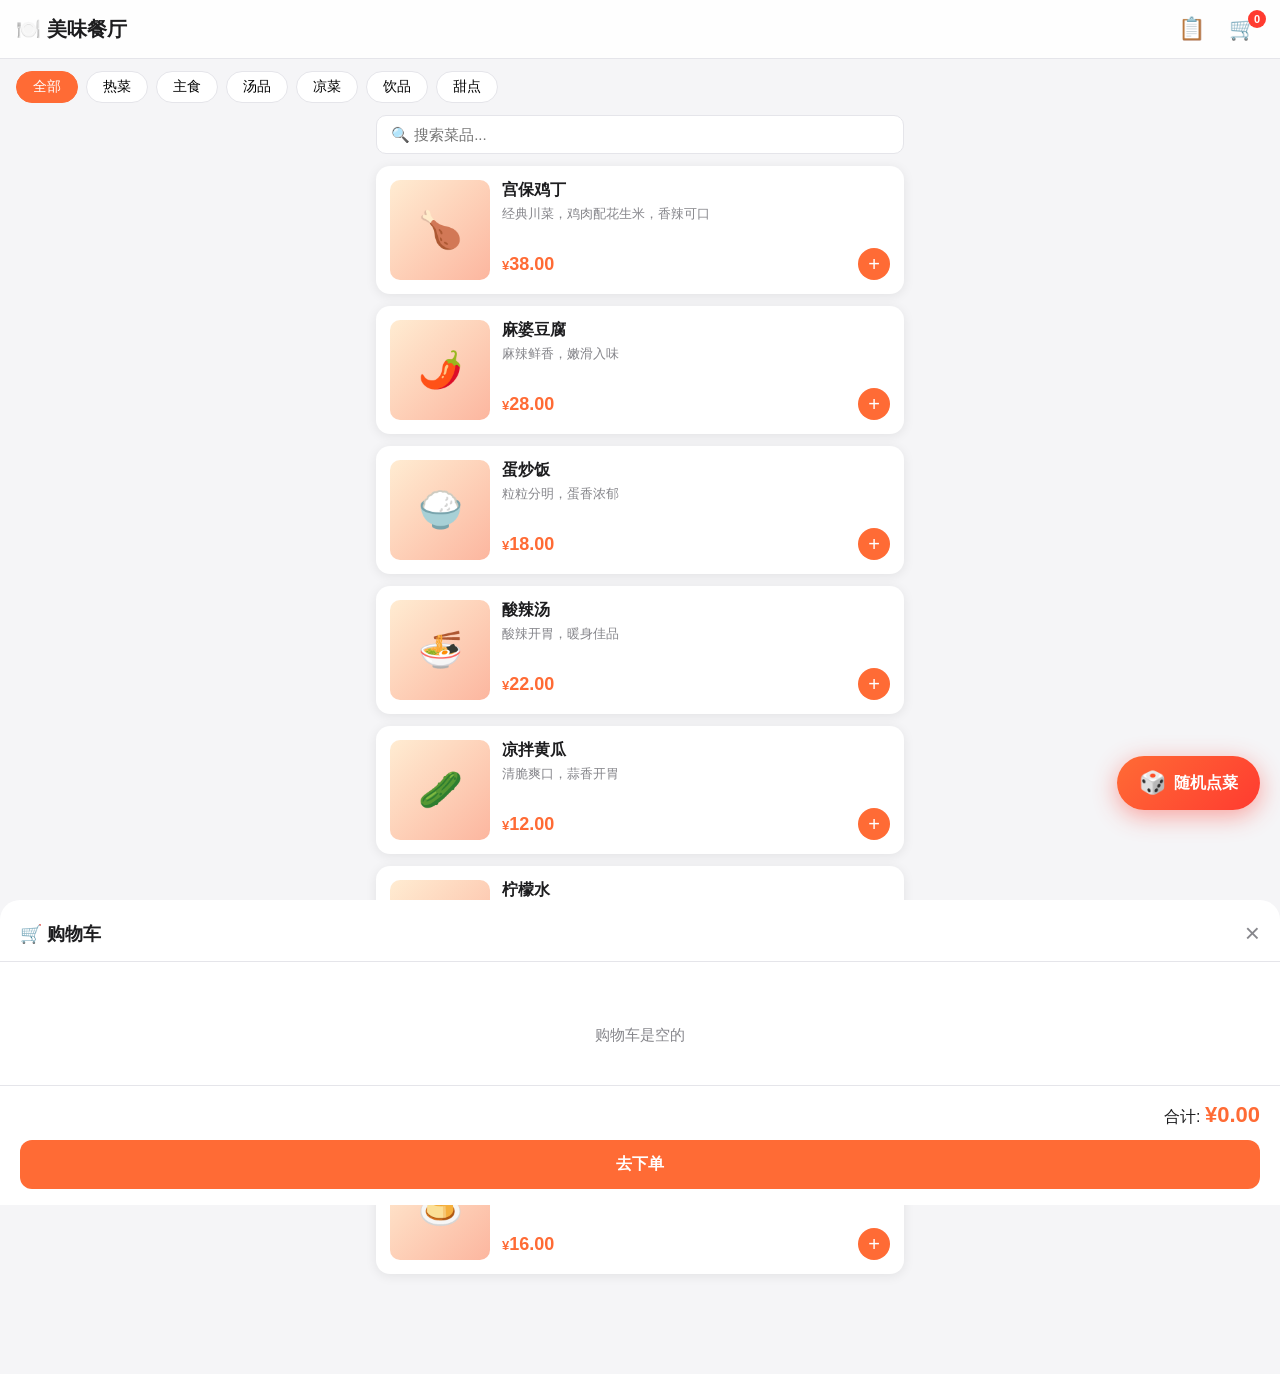
<file: index.html>
<!DOCTYPE html>
<html lang="zh-CN">
<head>
  <meta charset="UTF-8">
  <meta name="viewport" content="width=device-width, initial-scale=1.0, maximum-scale=1.0, user-scalable=no">
  <meta name="apple-mobile-web-app-capable" content="yes">
  <meta name="apple-mobile-web-app-status-bar-style" content="black-translucent">
  <meta name="apple-mobile-web-app-title" content="电子菜单">
  <link rel="apple-touch-icon" href="icon-192.png">
  <link rel="manifest" href="manifest.json">
  <title>电子菜单 - 在线点餐</title>
  <link rel="stylesheet" href="style.css">
</head>
<body>
  <div id="app">
    <!-- 顶部导航 -->
    <header class="top-bar">
      <h1 class="logo">🍽️ 美味餐厅</h1>
      <div class="top-actions">
        <button class="btn-icon" id="btnOrders" title="我的订单">📋</button>
        <button class="btn-icon cart-btn" id="btnCart" title="购物车">
          🛒 <span class="cart-badge" id="cartBadge">0</span>
        </button>
      </div>
    </header>

    <!-- 分类导航 -->
    <nav class="category-nav" id="categoryNav"></nav>

    <!-- 搜索栏 -->
    <div class="search-bar">
      <input type="text" id="searchInput" placeholder="🔍 搜索菜品..." autocomplete="off">
    </div>

    <!-- 菜品列表 -->
    <main class="menu-list" id="menuList"></main>

    <!-- 空状态 -->
    <div class="empty-state" id="emptyState" style="display:none">
      <div class="empty-icon">🍜</div>
      <p>暂无菜品，请等待商家上架</p>
    </div>

    <!-- 购物车抽屉 -->
    <div class="overlay" id="cartOverlay"></div>
    <div class="drawer" id="cartDrawer">
      <div class="drawer-header">
        <h2>🛒 购物车</h2>
        <button class="btn-close" id="btnCloseCart">&times;</button>
      </div>
      <div class="cart-items" id="cartItems"></div>
      <div class="cart-empty" id="cartEmpty">购物车是空的</div>
      <div class="cart-footer" id="cartFooter">
        <div class="cart-total">合计: <strong id="cartTotal">¥0.00</strong></div>
        <button class="btn-primary btn-block" id="btnCheckout">去下单</button>
      </div>
    </div>

    <!-- 下单弹窗 -->
    <div class="modal-overlay" id="orderModal">
      <div class="modal">
        <div class="modal-header">
          <h2>确认订单</h2>
          <button class="btn-close" id="btnCloseOrder">&times;</button>
        </div>
        <div class="modal-body">
          <div class="form-group">
            <label>桌号 / 取餐号</label>
            <input type="text" id="tableNo" placeholder="请输入桌号" class="form-input">
          </div>
          <div class="form-group">
            <label>备注</label>
            <textarea id="orderRemark" placeholder="如有特殊要求请备注..." class="form-input" rows="2"></textarea>
          </div>
          <div class="order-summary" id="orderSummary"></div>
        </div>
        <div class="modal-footer">
          <button class="btn-primary btn-block" id="btnSubmitOrder">提交订单</button>
        </div>
      </div>
    </div>

    <!-- 订单列表弹窗 -->
    <div class="modal-overlay" id="ordersModal">
      <div class="modal modal-lg">
        <div class="modal-header">
          <h2>📋 我的订单</h2>
          <button class="btn-close" id="btnCloseOrders">&times;</button>
        </div>
        <div class="modal-body">
          <div class="orders-list" id="ordersList"></div>
          <div class="cart-empty" id="ordersEmpty">暂无订单记录</div>
        </div>
      </div>
    </div>

    <!-- 随机点菜按钮 -->
    <button class="dice-trigger" id="btnDice">
      <span class="dice-trigger-icon">🎲</span>
      <span>随机点菜</span>
    </button>

    <!-- 骰子全屏遮罩 -->
    <div class="dice-overlay" id="diceOverlay">
      <div class="dice-scene">
        <!-- 粒子/光效 -->
        <div class="dice-particles" id="diceParticles"></div>
        <!-- 3D 骰子 -->
        <div class="dice-cube" id="diceCube">
          <div class="dice-face dice-front">🍗</div>
          <div class="dice-face dice-back">🌶️</div>
          <div class="dice-face dice-right">🍚</div>
          <div class="dice-face dice-left">🍜</div>
          <div class="dice-face dice-top">🥩</div>
          <div class="dice-face dice-bottom">🍮</div>
        </div>
        <!-- 速度线 -->
        <div class="speed-lines" id="speedLines"></div>
      </div>
      <div class="dice-hint" id="diceHint">命运之骰正在转动...</div>
    </div>

    <!-- 骰子结果弹窗 -->
    <div class="dice-result" id="diceResult">
      <div class="dice-result-card">
        <div class="dice-result-badge">🎲 命运菜品</div>
        <div class="dice-result-img" id="diceResultImg"></div>
        <h2 class="dice-result-name" id="diceResultName"></h2>
        <p class="dice-result-desc" id="diceResultDesc"></p>
        <div class="dice-result-price" id="diceResultPrice"></div>
        <div class="dice-result-actions">
          <button class="btn-dice-order" id="btnDiceOrder">加入购物车</button>
          <button class="btn-dice-reroll" id="btnDiceReroll">再掷一次</button>
        </div>
        <button class="btn-dice-close" id="btnDiceClose">✕</button>
      </div>
    </div>

    <!-- 下单成功提示 -->
    <div class="toast" id="toast"></div>
  </div>

  <script src="app.js"></script>
</body>
</html>
</file>
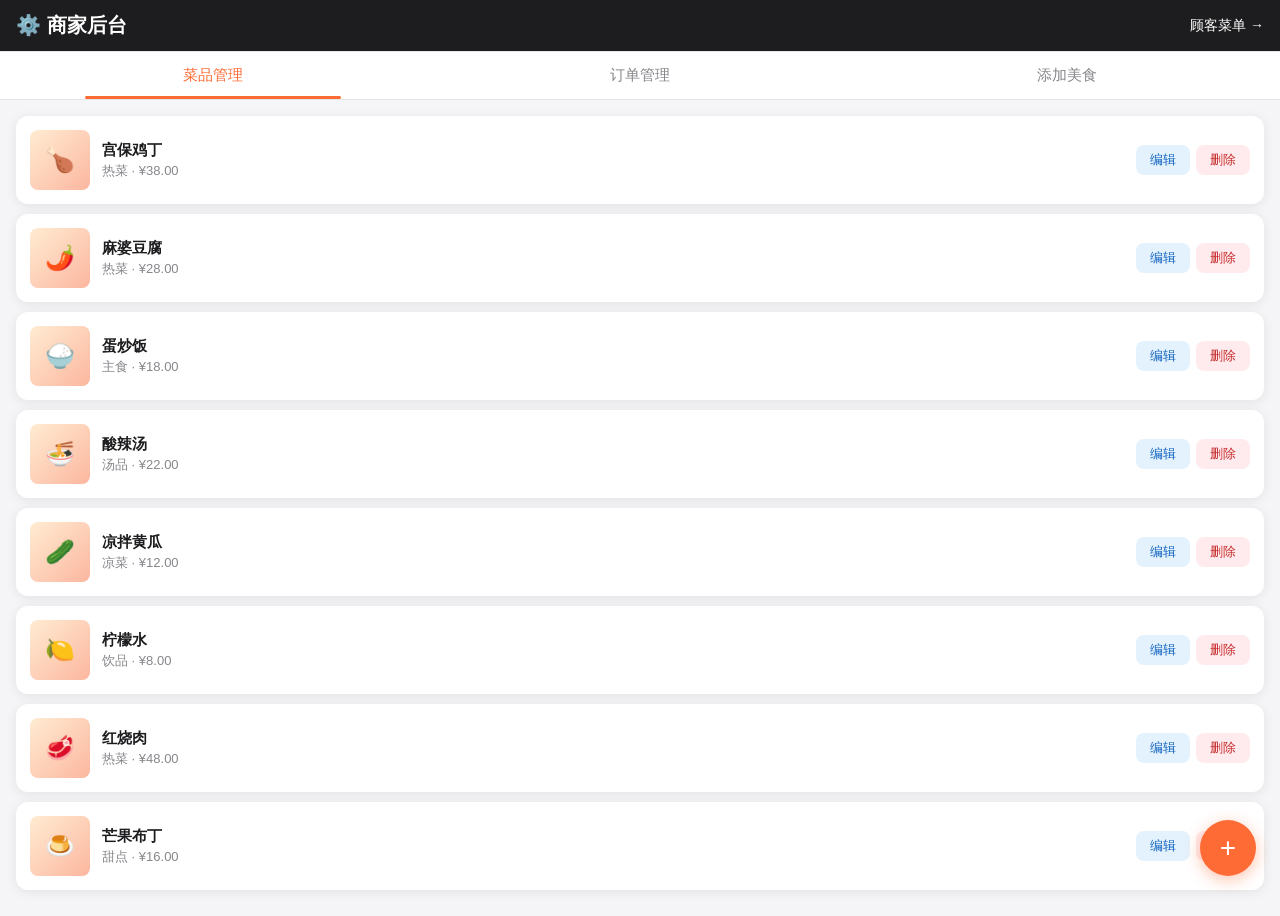
<file: admin.html>
<!DOCTYPE html>
<html lang="zh-CN">
<head>
  <meta charset="UTF-8">
  <meta name="viewport" content="width=device-width, initial-scale=1.0, maximum-scale=1.0, user-scalable=no">
  <meta name="apple-mobile-web-app-capable" content="yes">
  <meta name="apple-mobile-web-app-status-bar-style" content="black-translucent">
  <meta name="apple-mobile-web-app-title" content="菜单管理">
  <link rel="manifest" href="manifest.json">
  <title>商家后台 - 菜品管理</title>
  <link rel="stylesheet" href="style.css">
</head>
<body>
  <div id="app">
    <header class="top-bar admin-header">
      <h1 class="logo">⚙️ 商家后台</h1>
      <a href="index.html" style="color:#fff;font-size:14px;text-decoration:none">顾客菜单 →</a>
    </header>

    <div class="admin-tabs">
      <button class="admin-tab active" data-tab="dishes">菜品管理</button>
      <button class="admin-tab" data-tab="orders">订单管理</button>
      <button class="admin-tab" data-tab="add">添加美食</button>
    </div>

    <!-- Tab: 菜品管理 -->
    <div class="admin-content" id="tabDishes">
      <div id="dishList"></div>
      <div class="cart-empty" id="noDishes">还没有菜品，点击下方按钮添加</div>
    </div>

    <!-- Tab: 订单管理 -->
    <div class="admin-content" id="tabOrders" style="display:none">
      <div id="adminOrderList"></div>
      <div class="cart-empty" id="noOrders">暂无订单</div>
    </div>

    <!-- Tab: 添加/编辑菜品 -->
    <div class="admin-content" id="tabAdd" style="display:none">
      <div class="form-section">
        <h3 id="formTitle">添加新菜品</h3>
        <input type="hidden" id="editId">

        <div class="form-group">
          <label>菜品图片</label>
          <div class="img-upload-area" id="imgUploadArea">
            <span class="upload-icon">📷</span>
            <span class="upload-text">点击上传图片</span>
          </div>
          <input type="file" id="imgInput" accept="image/*" style="display:none">
        </div>

        <div class="form-group">
          <label>菜品名称 *</label>
          <input type="text" class="form-input" id="dishName" placeholder="例: 宫保鸡丁">
        </div>

        <div class="form-group">
          <label>分类</label>
          <select class="form-input" id="dishCategory">
            <option value="热菜">热菜</option>
            <option value="凉菜">凉菜</option>
            <option value="主食">主食</option>
            <option value="汤品">汤品</option>
            <option value="饮品">饮品</option>
            <option value="甜点">甜点</option>
            <option value="小吃">小吃</option>
            <option value="套餐">套餐</option>
          </select>
        </div>

        <div class="form-group">
          <label>价格 (元) *</label>
          <input type="number" class="form-input" id="dishPrice" placeholder="0.00" min="0" step="0.01">
        </div>

        <div class="form-group">
          <label>描述</label>
          <textarea class="form-input" id="dishDesc" placeholder="简单介绍这道菜的特色..." rows="2"></textarea>
        </div>

        <div class="form-group">
          <label>表情图标（可选，无图片时显示）</label>
          <input type="text" class="form-input" id="dishEmoji" placeholder="🍽️" maxlength="2">
        </div>

        <button class="btn-primary btn-block" id="btnSaveDish">保存菜品</button>
        <button class="btn-primary btn-block" id="btnCancelEdit" style="display:none;background:#86868b;margin-top:8px">取消编辑</button>
      </div>
    </div>

    <!-- FAB: 添加菜品 -->
    <button class="fab" id="fabAdd" title="添加菜品">+</button>

    <!-- Toast -->
    <div class="toast" id="toast"></div>
  </div>

  <script src="admin.js"></script>
</body>
</html>
</file>
<file: style.css>
/* === Reset & Base === */
* { margin: 0; padding: 0; box-sizing: border-box; }
:root {
  --primary: #ff6b35;
  --primary-dark: #e55a2b;
  --bg: #f5f5f7;
  --card-bg: #fff;
  --text: #1d1d1f;
  --text-secondary: #86868b;
  --border: #e5e5ea;
  --success: #34c759;
  --danger: #ff3b30;
  --shadow: 0 2px 12px rgba(0,0,0,.08);
  --radius: 14px;
}
body {
  font-family: -apple-system, BlinkMacSystemFont, "SF Pro Text", "Helvetica Neue", "PingFang SC", "Microsoft YaHei", sans-serif;
  background: var(--bg);
  color: var(--text);
  -webkit-font-smoothing: antialiased;
  padding-bottom: env(safe-area-inset-bottom);
}
/* === Top Bar === */
.top-bar {
  position: sticky; top: 0; z-index: 100;
  display: flex; align-items: center; justify-content: space-between;
  padding: 12px 16px;
  background: rgba(255,255,255,.85);
  backdrop-filter: blur(20px); -webkit-backdrop-filter: blur(20px);
  border-bottom: 1px solid var(--border);
}
.logo { font-size: 20px; font-weight: 700; }
.top-actions { display: flex; gap: 8px; }
.btn-icon {
  background: none; border: none; font-size: 22px; cursor: pointer;
  position: relative; padding: 4px 8px;
}
.cart-badge {
  position: absolute; top: -2px; right: -2px;
  background: var(--danger); color: #fff;
  font-size: 11px; font-weight: 600;
  min-width: 18px; height: 18px; border-radius: 9px;
  display: flex; align-items: center; justify-content: center;
  padding: 0 4px;
}
.cart-badge:empty, .cart-badge[data-count="0"] { display: none; }

/* === Category Nav === */
.category-nav {
  display: flex; gap: 8px; padding: 12px 16px;
  overflow-x: auto; -webkit-overflow-scrolling: touch;
  scrollbar-width: none;
}
.category-nav::-webkit-scrollbar { display: none; }
.cat-chip {
  flex-shrink: 0; padding: 6px 16px; border-radius: 20px;
  background: var(--card-bg); border: 1.5px solid var(--border);
  font-size: 14px; font-weight: 500; cursor: pointer;
  transition: all .2s;
}
.cat-chip.active { background: var(--primary); color: #fff; border-color: var(--primary); }

/* === Search === */
.search-bar { padding: 0 16px 12px; }
.search-bar input {
  width: 100%; padding: 10px 14px; border-radius: 10px;
  border: 1.5px solid var(--border); background: var(--card-bg);
  font-size: 15px; outline: none; transition: border .2s;
}
.search-bar input:focus { border-color: var(--primary); }

/* === Menu List === */
.menu-list { padding: 0 16px 100px; display: flex; flex-direction: column; gap: 12px; }
.dish-card {
  display: flex; gap: 12px; padding: 14px;
  background: var(--card-bg); border-radius: var(--radius);
  box-shadow: var(--shadow); transition: transform .15s;
}
.dish-card:active { transform: scale(.98); }
.dish-img {
  width: 100px; height: 100px; border-radius: 10px;
  object-fit: cover; background: #f0f0f0; flex-shrink: 0;
}
.dish-img-placeholder {
  width: 100px; height: 100px; border-radius: 10px;
  background: linear-gradient(135deg, #ffecd2, #fcb69f);
  display: flex; align-items: center; justify-content: center;
  font-size: 36px; flex-shrink: 0;
}
.dish-info { flex: 1; display: flex; flex-direction: column; justify-content: space-between; min-width: 0; }
.dish-name { font-size: 16px; font-weight: 600; line-height: 1.3; }
.dish-desc { font-size: 13px; color: var(--text-secondary); margin-top: 4px; line-height: 1.4;
  display: -webkit-box; -webkit-line-clamp: 2; -webkit-box-orient: vertical; overflow: hidden; }
.dish-bottom { display: flex; align-items: center; justify-content: space-between; margin-top: 8px; }
.dish-price { font-size: 18px; font-weight: 700; color: var(--primary); }
.dish-price::before { content: '¥'; font-size: 13px; }
.btn-add {
  width: 32px; height: 32px; border-radius: 50%;
  background: var(--primary); color: #fff; border: none;
  font-size: 20px; line-height: 1; cursor: pointer;
  display: flex; align-items: center; justify-content: center;
  transition: background .2s;
}
.btn-add:active { background: var(--primary-dark); }

/* Quantity control in card */
.qty-control { display: flex; align-items: center; gap: 8px; }
.qty-btn {
  width: 28px; height: 28px; border-radius: 50%;
  border: 1.5px solid var(--border); background: #fff;
  font-size: 16px; cursor: pointer; display: flex;
  align-items: center; justify-content: center; transition: all .2s;
}
.qty-btn.minus { color: var(--text-secondary); }
.qty-btn:active { background: var(--bg); }
.qty-num { font-size: 15px; font-weight: 600; min-width: 20px; text-align: center; }

/* === Empty State === */
.empty-state { text-align: center; padding: 80px 20px; color: var(--text-secondary); }
.empty-icon { font-size: 64px; margin-bottom: 16px; }

/* === Drawer (Cart) === */
.overlay {
  position: fixed; inset: 0; background: rgba(0,0,0,.4);
  z-index: 200; opacity: 0; pointer-events: none; transition: opacity .3s;
}
.overlay.open { opacity: 1; pointer-events: auto; }
.drawer {
  position: fixed; bottom: 0; left: 0; right: 0;
  background: var(--card-bg); border-radius: 20px 20px 0 0;
  z-index: 201; max-height: 75vh;
  transform: translateY(100%); transition: transform .35s cubic-bezier(.32,.72,0,1);
  display: flex; flex-direction: column;
}
.drawer.open { transform: translateY(0); }
.drawer-header {
  display: flex; align-items: center; justify-content: space-between;
  padding: 18px 20px 12px; border-bottom: 1px solid var(--border);
}
.drawer-header h2 { font-size: 18px; }
.btn-close { background: none; border: none; font-size: 26px; cursor: pointer; color: var(--text-secondary); }
.cart-items { flex: 1; overflow-y: auto; padding: 12px 20px; }
.cart-item {
  display: flex; align-items: center; justify-content: space-between;
  padding: 12px 0; border-bottom: 1px solid var(--border);
}
.cart-item:last-child { border-bottom: none; }
.cart-item-name { flex: 1; font-size: 15px; font-weight: 500; }
.cart-item-price { font-size: 15px; color: var(--primary); font-weight: 600; margin: 0 12px; }
.cart-empty { text-align: center; padding: 40px; color: var(--text-secondary); font-size: 15px; }
.cart-footer { padding: 16px 20px; border-top: 1px solid var(--border); }
.cart-total { text-align: right; font-size: 16px; margin-bottom: 12px; }
.cart-total strong { font-size: 22px; color: var(--primary); }

/* === Modal === */
.modal-overlay {
  position: fixed; inset: 0; background: rgba(0,0,0,.45);
  z-index: 300; display: flex; align-items: flex-end; justify-content: center;
  opacity: 0; pointer-events: none; transition: opacity .3s;
}
.modal-overlay.open { opacity: 1; pointer-events: auto; }
.modal {
  background: var(--card-bg); border-radius: 20px 20px 0 0;
  width: 100%; max-width: 500px; max-height: 85vh;
  display: flex; flex-direction: column;
  transform: translateY(100%); transition: transform .35s cubic-bezier(.32,.72,0,1);
}
.modal-overlay.open .modal { transform: translateY(0); }
.modal-lg { max-height: 80vh; }
.modal-header {
  display: flex; align-items: center; justify-content: space-between;
  padding: 18px 20px 12px; border-bottom: 1px solid var(--border);
}
.modal-header h2 { font-size: 18px; }
.modal-body { flex: 1; overflow-y: auto; padding: 16px 20px; }
.modal-footer { padding: 16px 20px; border-top: 1px solid var(--border); }

/* === Form === */
.form-group { margin-bottom: 14px; }
.form-group label { display: block; font-size: 14px; font-weight: 500; margin-bottom: 6px; color: var(--text-secondary); }
.form-input {
  width: 100%; padding: 10px 14px; border-radius: 10px;
  border: 1.5px solid var(--border); font-size: 15px;
  outline: none; resize: none; font-family: inherit; transition: border .2s;
}
.form-input:focus { border-color: var(--primary); }

/* === Order Summary === */
.order-summary { border-top: 1px solid var(--border); padding-top: 12px; margin-top: 4px; }
.order-line {
  display: flex; justify-content: space-between; padding: 6px 0;
  font-size: 14px; color: var(--text-secondary);
}
.order-line.total { font-size: 17px; font-weight: 700; color: var(--text); border-top: 1px solid var(--border); padding-top: 12px; margin-top: 8px; }
.order-line.total span:last-child { color: var(--primary); }

/* === Orders === */
.order-card {
  background: var(--card-bg); border-radius: 12px;
  padding: 14px; margin-bottom: 12px;
  border: 1px solid var(--border);
}
.order-card-header { display: flex; justify-content: space-between; align-items: center; margin-bottom: 8px; }
.order-no { font-size: 13px; color: var(--text-secondary); }
.order-status { font-size: 12px; font-weight: 600; padding: 3px 10px; border-radius: 10px; }
.order-status.pending { background: #fff3cd; color: #856404; }
.order-status.done { background: #d4edda; color: #155724; }
.order-items-list { font-size: 14px; line-height: 1.6; }
.order-total-line { text-align: right; font-weight: 600; margin-top: 8px; font-size: 15px; color: var(--primary); }

/* === Buttons === */
.btn-primary {
  background: var(--primary); color: #fff; border: none;
  padding: 14px 28px; border-radius: 12px;
  font-size: 16px; font-weight: 600; cursor: pointer;
  transition: background .2s;
}
.btn-primary:active { background: var(--primary-dark); }
.btn-block { width: 100%; }

/* === Toast === */
.toast {
  position: fixed; top: 50%; left: 50%; transform: translate(-50%, -50%) scale(.8);
  background: rgba(0,0,0,.78); color: #fff;
  padding: 14px 28px; border-radius: 12px;
  font-size: 15px; z-index: 999;
  opacity: 0; pointer-events: none; transition: all .3s;
}
.toast.show { opacity: 1; transform: translate(-50%, -50%) scale(1); }

/* === Admin specific === */
.admin-header { background: var(--text); color: #fff; }
.admin-header .logo { color: #fff; }
.admin-tabs { display: flex; border-bottom: 1px solid var(--border); background: var(--card-bg); }
.admin-tab {
  flex: 1; padding: 14px; text-align: center; font-size: 15px;
  font-weight: 500; cursor: pointer; border: none; background: none;
  color: var(--text-secondary); position: relative;
}
.admin-tab.active { color: var(--primary); }
.admin-tab.active::after {
  content: ''; position: absolute; bottom: 0; left: 20%; right: 20%;
  height: 3px; background: var(--primary); border-radius: 2px;
}
.admin-content { padding: 16px; }
.admin-dish-item {
  display: flex; align-items: center; gap: 12px;
  padding: 14px; background: var(--card-bg);
  border-radius: 12px; margin-bottom: 10px; box-shadow: var(--shadow);
}
.admin-dish-item img {
  width: 60px; height: 60px; border-radius: 8px; object-fit: cover;
}
.admin-dish-item .placeholder-img {
  width: 60px; height: 60px; border-radius: 8px;
  background: linear-gradient(135deg, #ffecd2, #fcb69f);
  display: flex; align-items: center; justify-content: center; font-size: 24px;
}
.admin-dish-info { flex: 1; }
.admin-dish-info .name { font-weight: 600; font-size: 15px; }
.admin-dish-info .meta { font-size: 13px; color: var(--text-secondary); margin-top: 2px; }
.admin-dish-actions { display: flex; gap: 6px; }
.btn-sm {
  padding: 6px 14px; border-radius: 8px; font-size: 13px;
  font-weight: 500; cursor: pointer; border: none; transition: opacity .2s;
}
.btn-sm:active { opacity: .7; }
.btn-edit { background: #e3f2fd; color: #1565c0; }
.btn-delete { background: #ffebee; color: #c62828; }

/* Add/Edit form */
.form-section {
  background: var(--card-bg); border-radius: 14px;
  padding: 20px; box-shadow: var(--shadow); margin-bottom: 16px;
}
.form-section h3 { font-size: 16px; margin-bottom: 16px; }
.img-upload-area {
  width: 100%; height: 140px; border: 2px dashed var(--border);
  border-radius: 12px; display: flex; flex-direction: column;
  align-items: center; justify-content: center; cursor: pointer;
  transition: border-color .2s; position: relative; overflow: hidden;
}
.img-upload-area:hover { border-color: var(--primary); }
.img-upload-area img {
  position: absolute; inset: 0; width: 100%; height: 100%; object-fit: cover;
}
.img-upload-area .upload-text { font-size: 14px; color: var(--text-secondary); }
.img-upload-area .upload-icon { font-size: 32px; margin-bottom: 4px; }
select.form-input { appearance: none; background: #fff url("data:image/svg+xml,%3Csvg xmlns='http://www.w3.org/2000/svg' width='12' height='12' viewBox='0 0 12 12'%3E%3Cpath d='M6 8L1 3h10z' fill='%2386868b'/%3E%3C/svg%3E") no-repeat right 14px center; }

/* All orders tab */
.all-order-card {
  background: var(--card-bg); border-radius: 12px;
  padding: 14px; margin-bottom: 10px; box-shadow: var(--shadow);
}
.all-order-card .order-header-row {
  display: flex; justify-content: space-between; align-items: center; margin-bottom: 8px;
}
.btn-status {
  padding: 5px 12px; border-radius: 8px; font-size: 12px;
  font-weight: 600; cursor: pointer; border: none;
}
.btn-mark-done { background: var(--success); color: #fff; }

/* FAB */
.fab {
  position: fixed; bottom: 24px; right: 24px;
  width: 56px; height: 56px; border-radius: 50%;
  background: var(--primary); color: #fff; border: none;
  font-size: 28px; cursor: pointer; box-shadow: 0 4px 16px rgba(255,107,53,.4);
  display: flex; align-items: center; justify-content: center;
  z-index: 50; transition: transform .2s;
}
.fab:active { transform: scale(.9); }

/* ===== 随机点菜骰子 ===== */
/* 浮动触发按钮 */
.dice-trigger {
  position: fixed; bottom: 90px; right: 20px; z-index: 150;
  display: flex; align-items: center; gap: 8px;
  padding: 14px 22px; border-radius: 50px; border: none;
  background: linear-gradient(135deg, #ff6b35, #ff3b30);
  color: #fff; font-size: 16px; font-weight: 700;
  cursor: pointer; box-shadow: 0 6px 24px rgba(255,59,48,.45);
  animation: dice-trigger-pulse 2s infinite;
  transition: transform .15s;
}
.dice-trigger:active { transform: scale(.92); }
.dice-trigger-icon { font-size: 22px; }
@keyframes dice-trigger-pulse {
  0%, 100% { box-shadow: 0 6px 24px rgba(255,59,48,.45); }
  50% { box-shadow: 0 6px 36px rgba(255,59,48,.75), 0 0 60px rgba(255,107,53,.3); }
}

/* 全屏遮罩 */
.dice-overlay {
  position: fixed; inset: 0; z-index: 500;
  background: radial-gradient(ellipse at center, #1a1a2e 0%, #0d0d1a 100%);
  display: flex; flex-direction: column;
  align-items: center; justify-content: center;
  opacity: 0; pointer-events: none;
  transition: opacity .4s ease;
}
.dice-overlay.active { opacity: 1; pointer-events: auto; }

/* 场景容器 */
.dice-scene {
  position: relative; width: 280px; height: 280px;
  perspective: 800px;
  display: flex; align-items: center; justify-content: center;
}

/* 3D 骰子立方体 */
.dice-cube {
  width: 140px; height: 140px; position: relative;
  transform-style: preserve-3d;
  transform: rotateX(0deg) rotateY(0deg) rotateZ(0deg);
  transition: transform 0.1s;
}
.dice-cube.spinning {
  animation: dice-spin 0.6s linear infinite;
}
.dice-cube.spinning-fast {
  animation: dice-spin-fast 0.3s linear infinite;
}
.dice-cube.slowing {
  animation: dice-spin-slow 1.2s linear infinite;
}
.dice-cube.landed {
  animation: dice-land 0.6s cubic-bezier(.34,1.56,.64,1) forwards;
}

@keyframes dice-spin {
  0%   { transform: rotateX(0deg) rotateY(0deg) rotateZ(0deg) scale(1); }
  25%  { transform: rotateX(120deg) rotateY(90deg) rotateZ(45deg) scale(1.05); }
  50%  { transform: rotateX(240deg) rotateY(200deg) rotateZ(120deg) scale(1); }
  75%  { transform: rotateX(330deg) rotateY(290deg) rotateZ(200deg) scale(1.08); }
  100% { transform: rotateX(360deg) rotateY(360deg) rotateZ(360deg) scale(1); }
}
@keyframes dice-spin-fast {
  0%   { transform: rotateX(0deg) rotateY(0deg) rotateZ(0deg) scale(1.1); }
  25%  { transform: rotateX(150deg) rotateY(120deg) rotateZ(80deg) scale(1.15); }
  50%  { transform: rotateX(300deg) rotateY(240deg) rotateZ(180deg) scale(1.1); }
  75%  { transform: rotateX(420deg) rotateY(330deg) rotateZ(260deg) scale(1.18); }
  100% { transform: rotateX(540deg) rotateY(450deg) rotateZ(360deg) scale(1.1); }
}
@keyframes dice-spin-slow {
  0%   { transform: rotateX(0deg) rotateY(0deg) rotateZ(0deg); }
  100% { transform: rotateX(360deg) rotateY(360deg) rotateZ(360deg); }
}
@keyframes dice-land {
  0%   { transform: rotateX(var(--land-rx)) rotateY(var(--land-ry)) rotateZ(var(--land-rz)) scale(1.15); }
  40%  { transform: rotateX(var(--final-rx)) rotateY(var(--final-ry)) rotateZ(var(--final-rz)) scale(1.25); }
  70%  { transform: rotateX(var(--final-rx)) rotateY(var(--final-ry)) rotateZ(var(--final-rz)) scale(0.95); }
  100% { transform: rotateX(var(--final-rx)) rotateY(var(--final-ry)) rotateZ(var(--final-rz)) scale(1); }
}

/* 骰子各面 */
.dice-face {
  position: absolute; width: 140px; height: 140px;
  display: flex; align-items: center; justify-content: center;
  font-size: 56px;
  background: linear-gradient(145deg, #ffffff, #e8e8e8);
  border: 3px solid rgba(255,107,53,.3);
  border-radius: 18px;
  box-shadow: inset 0 0 20px rgba(255,107,53,.08);
}
.dice-front  { transform: translateZ(70px); }
.dice-back   { transform: rotateY(180deg) translateZ(70px); }
.dice-right  { transform: rotateY(90deg) translateZ(70px); }
.dice-left   { transform: rotateY(-90deg) translateZ(70px); }
.dice-top    { transform: rotateX(90deg) translateZ(70px); }
.dice-bottom { transform: rotateX(-90deg) translateZ(70px); }

/* 发光粒子 */
.dice-particles {
  position: absolute; inset: -60px; pointer-events: none;
}
.particle {
  position: absolute; width: 6px; height: 6px;
  border-radius: 50%;
  background: var(--primary);
  box-shadow: 0 0 12px var(--primary), 0 0 24px rgba(255,107,53,.5);
  animation: particle-fly 0.8s ease-out forwards;
  opacity: 0;
}
@keyframes particle-fly {
  0%   { transform: translate(0,0) scale(1); opacity: 1; }
  100% { transform: translate(var(--px), var(--py)) scale(0); opacity: 0; }
}

/* 速度线 */
.speed-lines {
  position: absolute; inset: -40px; pointer-events: none; overflow: hidden; border-radius: 50%;
}
.speed-line {
  position: absolute; height: 2px;
  background: linear-gradient(90deg, transparent, rgba(255,107,53,.6), transparent);
  animation: speed-line-move 0.4s linear forwards;
  opacity: 0;
}
@keyframes speed-line-move {
  0%   { transform: translateX(-100%) scaleX(0.3); opacity: 0; }
  30%  { opacity: 1; }
  100% { transform: translateX(200%) scaleX(1.5); opacity: 0; }
}

/* 提示文字 */
.dice-hint {
  margin-top: 40px; color: #fff; font-size: 20px; font-weight: 700;
  text-shadow: 0 0 20px rgba(255,107,53,.8);
  opacity: 0; transition: opacity .4s;
  letter-spacing: 2px;
}
.dice-overlay.active .dice-hint { opacity: 1; animation: hint-pulse 1s infinite; }
@keyframes hint-pulse {
  0%, 100% { text-shadow: 0 0 20px rgba(255,107,53,.8); }
  50% { text-shadow: 0 0 40px rgba(255,107,53,1), 0 0 60px rgba(255,59,48,.6); }
}

/* 骰子结果弹窗 */
.dice-result {
  position: fixed; inset: 0; z-index: 600;
  background: radial-gradient(ellipse at center, rgba(26,26,46,.95), rgba(13,13,26,.98));
  display: flex; align-items: center; justify-content: center;
  opacity: 0; pointer-events: none; transition: opacity .5s;
}
.dice-result.active { opacity: 1; pointer-events: auto; }

.dice-result-card {
  position: relative; width: 88%; max-width: 360px;
  background: linear-gradient(160deg, #1e1e36, #2a2a4a);
  border-radius: 24px; padding: 36px 28px 28px;
  text-align: center; color: #fff;
  border: 1px solid rgba(255,107,53,.25);
  box-shadow: 0 20px 60px rgba(0,0,0,.6), 0 0 80px rgba(255,107,53,.15);
  transform: scale(0.7) translateY(40px);
  transition: transform .5s cubic-bezier(.34,1.56,.64,1);
}
.dice-result.active .dice-result-card { transform: scale(1) translateY(0); }

.dice-result-badge {
  position: absolute; top: -16px; left: 50%; transform: translateX(-50%);
  background: linear-gradient(135deg, #ff6b35, #ff3b30);
  padding: 6px 20px; border-radius: 20px;
  font-size: 14px; font-weight: 700;
  box-shadow: 0 4px 16px rgba(255,59,48,.4);
  white-space: nowrap;
}

.dice-result-img {
  width: 120px; height: 120px; margin: 12px auto 16px;
  border-radius: 20px; background: linear-gradient(135deg, #ffecd2, #fcb69f);
  display: flex; align-items: center; justify-content: center;
  font-size: 56px; overflow: hidden;
  box-shadow: 0 8px 24px rgba(0,0,0,.3);
}
.dice-result-img img { width: 100%; height: 100%; object-fit: cover; }

.dice-result-name { font-size: 24px; font-weight: 800; margin-bottom: 6px; }
.dice-result-desc { font-size: 14px; color: rgba(255,255,255,.6); line-height: 1.5; margin-bottom: 12px; }
.dice-result-price {
  font-size: 32px; font-weight: 900; color: var(--primary);
  margin-bottom: 20px;
}
.dice-result-price::before { content: '¥'; font-size: 18px; }

.dice-result-actions { display: flex; gap: 10px; }
.btn-dice-order {
  flex: 1; padding: 14px; border-radius: 14px; border: none;
  background: linear-gradient(135deg, #ff6b35, #ff3b30);
  color: #fff; font-size: 16px; font-weight: 700;
  cursor: pointer; box-shadow: 0 4px 16px rgba(255,59,48,.3);
  transition: transform .15s;
}
.btn-dice-order:active { transform: scale(.95); }
.btn-dice-reroll {
  flex: 1; padding: 14px; border-radius: 14px;
  border: 2px solid rgba(255,255,255,.2); background: transparent;
  color: #fff; font-size: 16px; font-weight: 600;
  cursor: pointer; transition: all .2s;
}
.btn-dice-reroll:active { background: rgba(255,255,255,.1); }
.btn-dice-close {
  position: absolute; top: 12px; right: 12px;
  width: 32px; height: 32px; border-radius: 50%;
  background: rgba(255,255,255,.1); border: none;
  color: rgba(255,255,255,.5); font-size: 16px;
  cursor: pointer; transition: background .2s;
}
.btn-dice-close:hover { background: rgba(255,255,255,.2); }

@media (min-width: 600px) {
  .menu-list { max-width: 560px; margin: 0 auto; }
  .search-bar { max-width: 560px; margin: 0 auto; }
}
</file>
